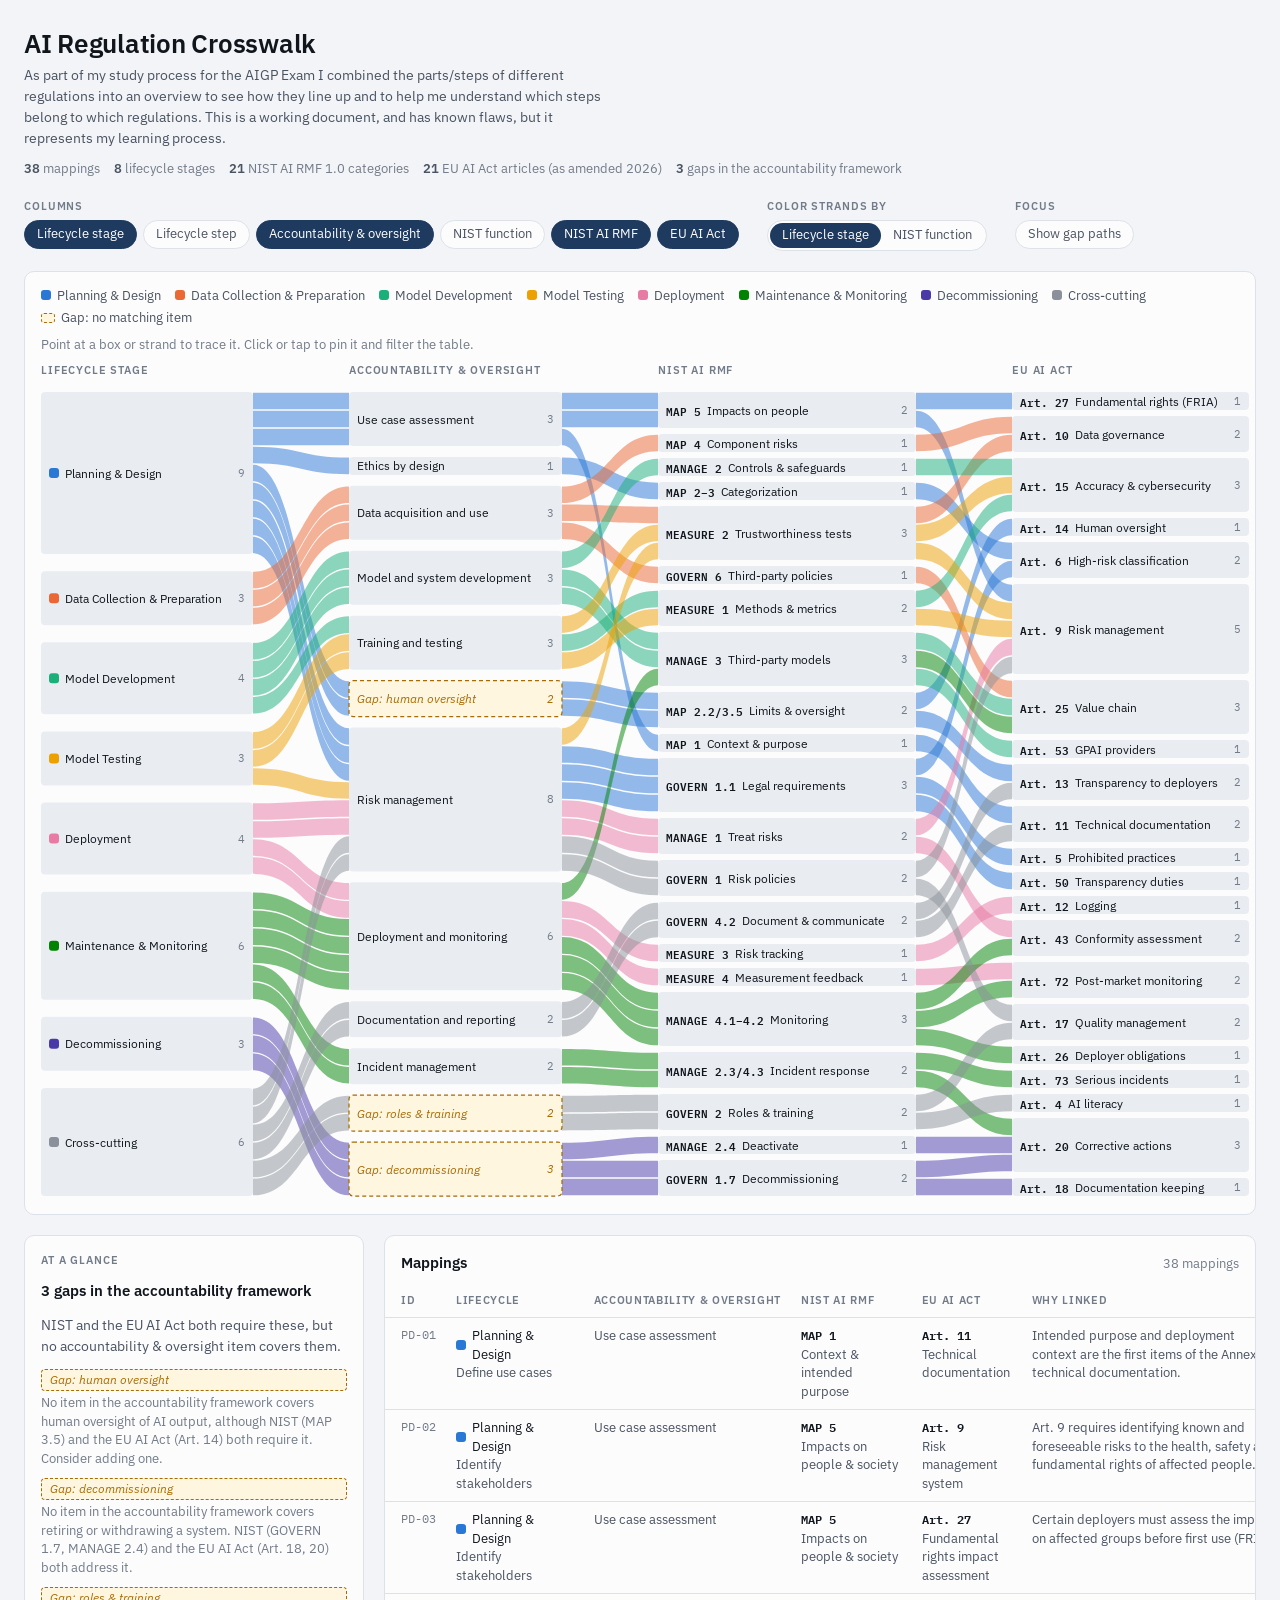
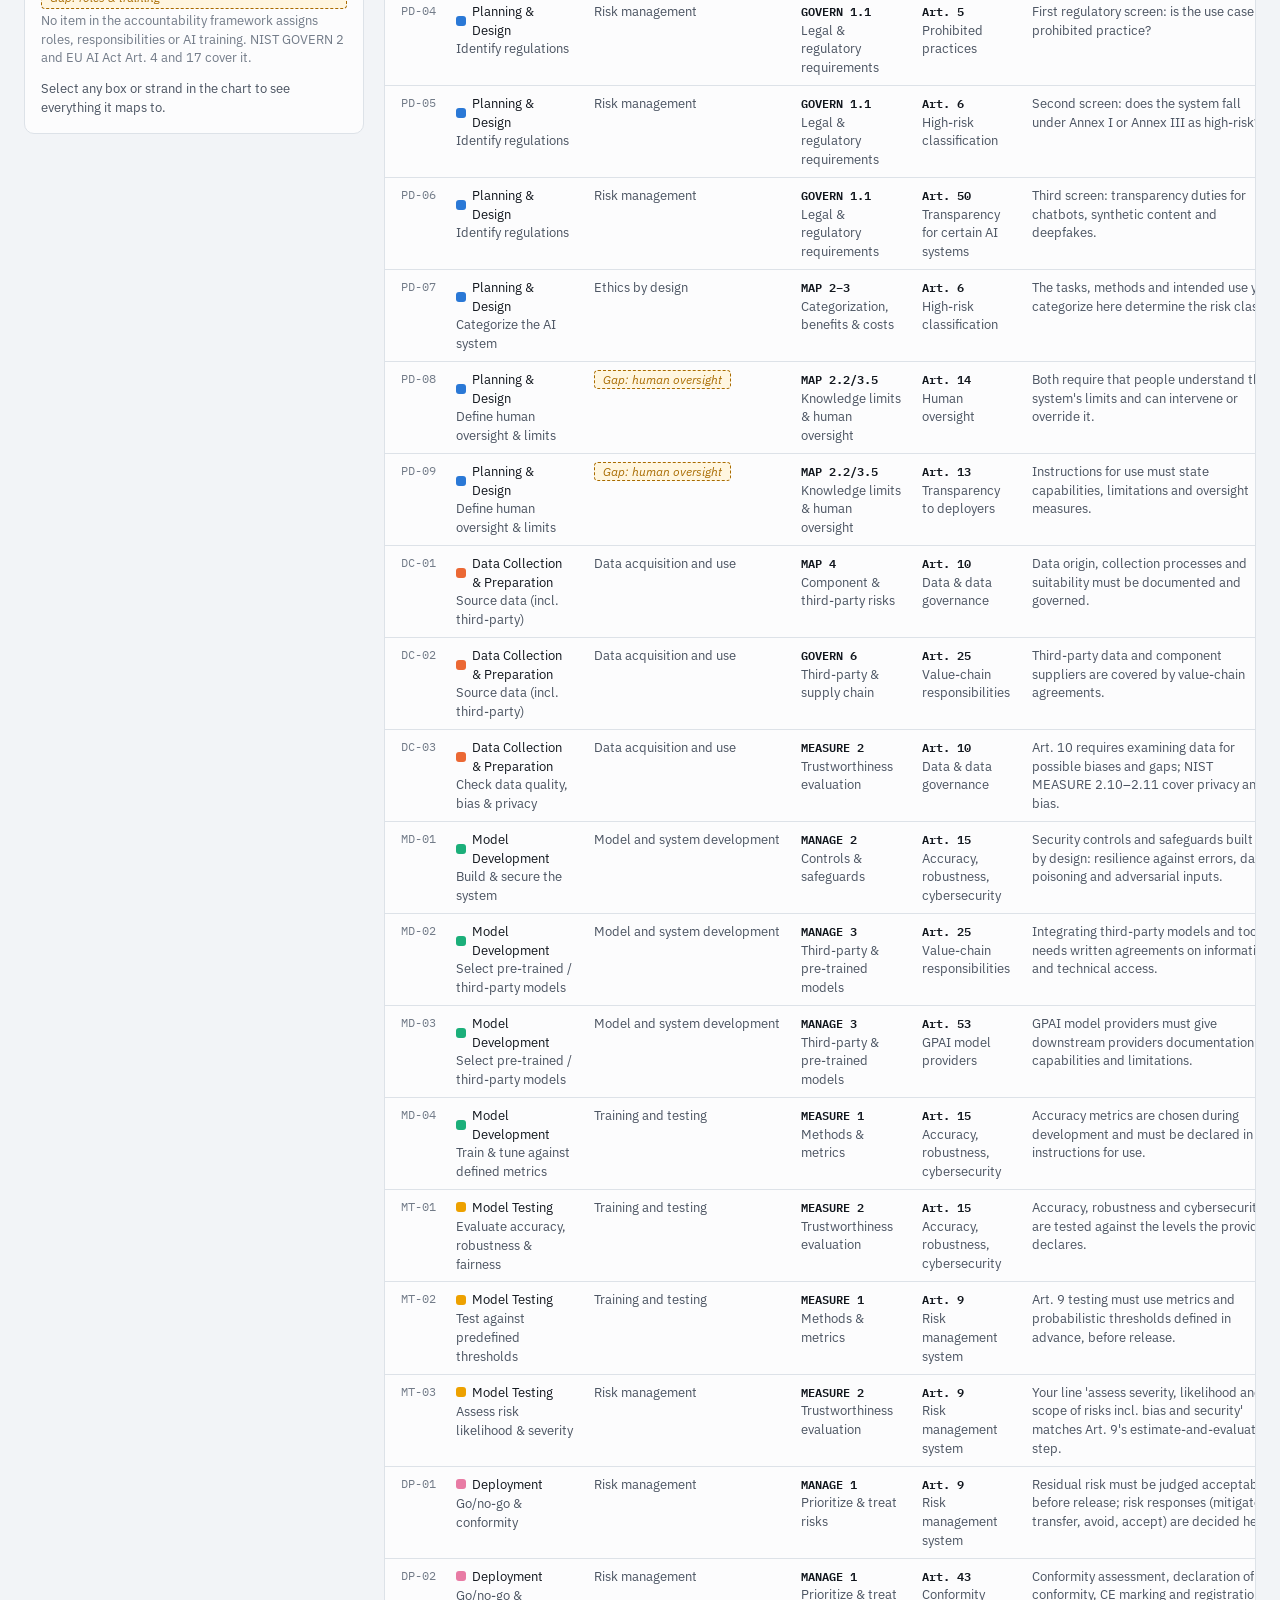
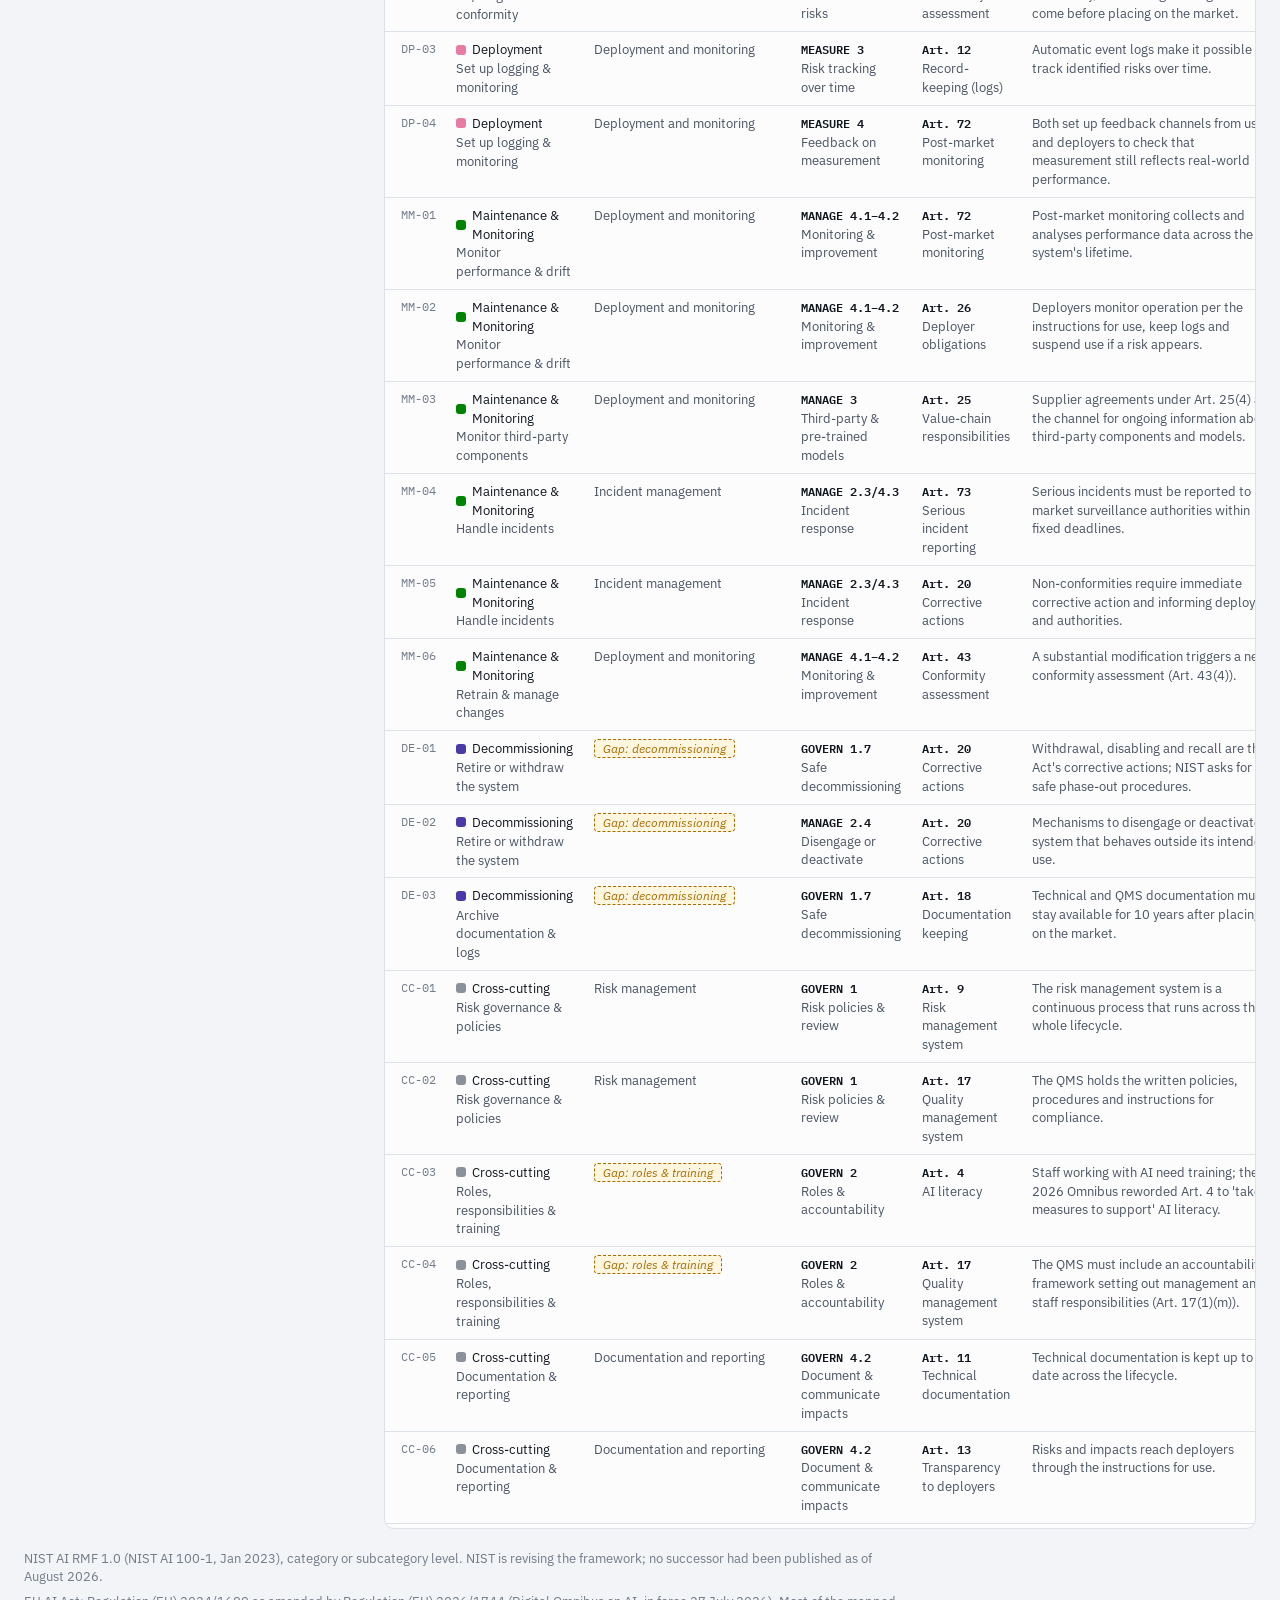
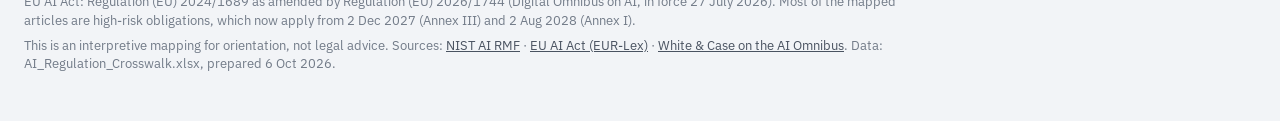
<file: static/ai-regulation-crosswalk.html>
<!doctype html>
<html lang="en">
<head>
<meta charset="utf-8">
<meta name="viewport" content="width=device-width, initial-scale=1, viewport-fit=cover">
<title>AI Regulation Crosswalk</title>
<link rel="preconnect" href="https://fonts.googleapis.com">
<link rel="preconnect" href="https://fonts.gstatic.com" crossorigin>
<link rel="stylesheet" href="https://fonts.googleapis.com/css2?family=IBM+Plex+Mono:wght@400;500;600&family=IBM+Plex+Sans:ital,wght@0,400;0,500;0,600;1,400&display=swap">
<style>
/* Layout: one working column — header, control row, full-width Sankey, then details + mapping table. */
:root {
  --bg: #f2f4f7;
  --surface: #fcfcfd;
  --surface-2: #e9edf2;
  --ink: #11161d;
  --ink-2: #4a5361;
  --muted: #727b88;
  --line: #dde2e8;
  --accent: #1f3a5f;
  --accent-ink: #ffffff;
  --focus: #2a78d6;
  --gap: #a86b00;
  --gap-bg: #fff6e0;
  --halo: rgba(252,252,253,0.92);

  --s1: #2a78d6; --s2: #eb6834; --s3: #1baf7a; --s4: #eda100;
  --s5: #e87ba4; --s6: #008300; --s7: #4a3aa7; --s0: #8b919a;

  --font-sans: "IBM Plex Sans", system-ui, -apple-system, "Segoe UI", sans-serif;
  --font-mono: "IBM Plex Mono", ui-monospace, "SFMono-Regular", Menlo, Consolas, monospace;
  --r: 6px;
  color-scheme: light;
}
@media (prefers-color-scheme: dark) {
  :root:not([data-theme="light"]) {
    --bg: #0e1116; --surface: #151a21; --surface-2: #212833; --ink: #eef1f5; --ink-2: #b4bcc8;
    --muted: #8a93a0; --line: #2a313b; --accent: #a9c4ea; --accent-ink: #0e1116; --focus: #6aa6f0;
    --gap: #e8a93a; --gap-bg: #2a2214; --halo: rgba(21,26,33,0.92);
    --s1: #3987e5; --s2: #d95926; --s3: #199e70; --s4: #c98500;
    --s5: #d55181; --s6: #008300; --s7: #9085e9; --s0: #8f959e;
    color-scheme: dark;
  }
}
:root[data-theme="dark"] {
  --bg: #0e1116; --surface: #151a21; --surface-2: #212833; --ink: #eef1f5; --ink-2: #b4bcc8;
  --muted: #8a93a0; --line: #2a313b; --accent: #a9c4ea; --accent-ink: #0e1116; --focus: #6aa6f0;
  --gap: #e8a93a; --gap-bg: #2a2214; --halo: rgba(21,26,33,0.92);
  --s1: #3987e5; --s2: #d95926; --s3: #199e70; --s4: #c98500;
  --s5: #d55181; --s6: #008300; --s7: #9085e9; --s0: #8f959e;
  color-scheme: dark;
}

* { box-sizing: border-box; }
[hidden] { display: none !important; }
html, body { margin: 0; }
body { background: var(--bg); color: var(--ink); font-family: var(--font-sans); font-size: 14px; line-height: 1.5; }
.page { max-width: 1480px; margin: 0 auto; padding-inline: 24px; padding-block: 28px 48px; display: grid; gap: 20px; }
.page > * { min-width: 0; }
@media (max-width: 640px) { .page { padding-inline: 16px; padding-block: 20px 40px; } }

header { display: grid; gap: 6px; }
h1 { font-size: 26px; line-height: 1.2; font-weight: 600; letter-spacing: -0.01em; margin: 0; text-wrap: balance; }
.lede { margin: 0; color: var(--ink-2); max-width: 75ch; }
.meta { display: flex; flex-wrap: wrap; gap: 6px 14px; color: var(--muted); font-size: 12.5px; margin-top: 4px; }
.meta b { color: var(--ink-2); font-weight: 600; font-variant-numeric: tabular-nums; }
.mono { font-family: var(--font-mono); }

.card { background: var(--surface); border: 1px solid var(--line); border-radius: 10px; }

/* Controls */
.controls { display: flex; flex-wrap: wrap; gap: 12px 28px; align-items: flex-start; }
.ctl { display: grid; gap: 6px; min-width: 0; }
.ctl-label { font-size: 11px; text-transform: uppercase; letter-spacing: 0.08em; color: var(--muted); font-weight: 600; }
.chips { display: flex; flex-wrap: wrap; gap: 6px; }
.chip, .seg button, .btn {
  font: inherit; font-size: 13px; color: var(--ink-2); background: var(--surface); border: 1px solid var(--line);
  border-radius: 999px; padding: 4px 12px; cursor: pointer; line-height: 1.4;
}
.chip[aria-pressed="true"], .btn[aria-pressed="true"] { background: var(--accent); color: var(--accent-ink); border-color: var(--accent); }
.chip:disabled { cursor: not-allowed; opacity: 0.85; }
.seg { display: inline-flex; border: 1px solid var(--line); border-radius: 999px; padding: 2px; background: var(--surface); }
.seg button { border: 0; padding: 3px 12px; background: transparent; }
.seg button[aria-pressed="true"] { background: var(--accent); color: var(--accent-ink); }
.btn:hover, .chip:hover { border-color: var(--muted); }
:focus-visible { outline: 2px solid var(--focus); outline-offset: 2px; }

/* Chart */
.chart-card { padding: 14px 0 6px; }
.chart-head { display: flex; flex-wrap: wrap; justify-content: space-between; gap: 8px 20px; padding-inline: 16px; align-items: center; }
.legend { display: flex; flex-wrap: wrap; gap: 4px 14px; font-size: 12.5px; color: var(--ink-2); }
.legend span { display: inline-flex; align-items: center; gap: 6px; }
.sw { width: 10px; height: 10px; border-radius: 3px; display: inline-block; flex: none; }
.sw-gap { width: 14px; height: 10px; border: 1.5px dashed var(--gap); border-radius: 3px; background: var(--gap-bg); }
.hint { font-size: 12.5px; color: var(--muted); }
.narrow { display: none; }
@media (max-width: 900px) { .narrow { display: inline; } }
.chart-scroll { overflow-x: auto; overflow-y: hidden; position: relative; padding-block: 8px 4px; }
svg.sankey { display: block; font-family: var(--font-sans); }
.col-title { font-size: 10.5px; letter-spacing: 0.08em; text-transform: uppercase; fill: var(--muted); font-weight: 600; }
.ribbon { transition: opacity 120ms ease; cursor: pointer; }
.node { cursor: pointer; }
.node rect.box { fill: var(--surface-2); stroke: transparent; stroke-width: 1; transition: opacity 120ms ease; }
.node.gap rect.box { fill: var(--gap-bg); stroke: var(--gap); stroke-dasharray: 4 3; stroke-width: 1.25; }
.node text { font-size: 11.5px; fill: var(--ink); dominant-baseline: central; pointer-events: none; }
.node text .nid { font-family: var(--font-mono); font-size: 10.5px; font-weight: 600; fill: var(--ink); }
.node text.count { font-family: var(--font-mono); font-size: 10.5px; fill: var(--muted); font-variant-numeric: tabular-nums; }
.node.gap text { font-style: italic; fill: var(--gap); }
.node.dim { opacity: 0.32; }
.node.sel rect.box { stroke: var(--ink); stroke-width: 1.5; stroke-dasharray: none; }
.node:focus { outline: none; }
.node:focus-visible rect.box { stroke: var(--focus); stroke-width: 2; stroke-dasharray: none; }
@media (prefers-reduced-motion: reduce) { .ribbon, .node rect.box { transition: none; } }

.tip {
  position: absolute; z-index: 5; pointer-events: none; max-width: 340px; background: var(--surface);
  border: 1px solid var(--line); border-radius: 8px; padding: 10px 12px; font-size: 12.5px; color: var(--ink-2);
  box-shadow: 0 6px 24px rgba(0,0,0,0.14); display: grid; gap: 4px;
}
.tip strong { color: var(--ink); font-weight: 600; font-size: 13px; }
.tip .path { color: var(--ink); }
.tip .k { color: var(--muted); }

/* Lower area */
.lower { display: grid; grid-template-columns: minmax(0, 340px) minmax(0, 1fr); gap: 20px; align-items: start; }
@media (max-width: 980px) { .lower { grid-template-columns: minmax(0, 1fr); } }
.panel { padding: 16px; display: grid; gap: 12px; min-width: 0; }
.panel h2, .table-card h2 { font-size: 15px; margin: 0; font-weight: 600; }
.panel p { margin: 0; color: var(--ink-2); }
.panel .eyebrow { font-size: 11px; text-transform: uppercase; letter-spacing: 0.08em; color: var(--muted); font-weight: 600; }
.xlist { display: grid; gap: 10px; }
.xgroup { display: grid; gap: 4px; }
.xgroup .tags { display: flex; flex-wrap: wrap; gap: 4px; }
.tag { font-size: 12px; padding: 1px 8px; border-radius: 4px; background: var(--surface-2); color: var(--ink); }
.tag.gap { background: var(--gap-bg); color: var(--gap); border: 1px dashed var(--gap); font-style: italic; }
.kv { display: grid; grid-template-columns: auto 1fr; gap: 2px 10px; font-size: 12.5px; }
.kv dt { color: var(--muted); }
.kv dd { margin: 0; color: var(--ink-2); }
.gaplist { display: grid; gap: 10px; margin: 0; padding: 0; list-style: none; }
.gaplist li { display: grid; gap: 2px; }
.gaplist button { justify-self: start; }

.table-card { padding: 16px 0 4px; min-width: 0; }
.table-head { display: flex; flex-wrap: wrap; gap: 8px 16px; align-items: baseline; justify-content: space-between; padding-inline: 16px; }
.table-scroll { overflow-x: auto; margin-top: 10px; }
table { border-collapse: collapse; width: 100%; min-width: 900px; font-size: 12.5px; }
th { text-align: left; font-weight: 600; color: var(--muted); font-size: 11px; text-transform: uppercase; letter-spacing: 0.06em; padding: 8px 10px; border-bottom: 1px solid var(--line); white-space: nowrap; }
td { padding: 8px 10px; border-bottom: 1px solid var(--line); vertical-align: top; color: var(--ink-2); }
td:first-child, th:first-child { padding-left: 16px; }
td.id { font-family: var(--font-mono); font-size: 11.5px; color: var(--muted); white-space: nowrap; font-variant-numeric: tabular-nums; }
td .code { font-family: var(--font-mono); font-size: 11.5px; font-weight: 600; color: var(--ink); white-space: nowrap; }
td .stage { display: inline-flex; align-items: center; gap: 6px; color: var(--ink); }
td.why { min-width: 260px; }
tr.is-gap td.acc .tag { white-space: nowrap; }
.empty { padding: 16px; color: var(--muted); }

footer { color: var(--muted); font-size: 12.5px; display: grid; gap: 6px; max-width: 110ch; }
footer a { color: var(--ink-2); }
</style>
</head>
<body>


<div class="page">
  <header>
    <h1>AI Regulation Crosswalk</h1>
    <p class="lede">As part of my study process for the AIGP Exam I combined the parts/steps of different regulations into an overview to see how they line up and to help me understand which steps belong to which regulations. This is a working document, and has known flaws, but it represents my learning process.</p>
    <div class="meta" id="meta"></div>
  </header>

  <section class="controls" aria-label="Chart settings">
    <div class="ctl">
      <span class="ctl-label" id="lbl-cols">Columns</span>
      <div class="chips" id="cols" role="group" aria-labelledby="lbl-cols"></div>
    </div>
    <div class="ctl">
      <span class="ctl-label" id="lbl-color">Color strands by</span>
      <div class="seg" id="colorby" role="group" aria-labelledby="lbl-color">
        <button type="button" id="cb-stage" data-mode="stage">Lifecycle stage</button>
        <button type="button" id="cb-fn" data-mode="fn">NIST function</button>
      </div>
    </div>
    <div class="ctl">
      <span class="ctl-label">Focus</span>
      <div class="chips">
        <button type="button" class="btn" id="btn-gaps">Show gap paths</button>
        <button type="button" class="btn" id="btn-clear" hidden>Clear selection</button>
      </div>
    </div>
  </section>

  <section class="card chart-card" aria-label="Sankey diagram">
    <div class="chart-head">
      <div class="legend" id="legend"></div>
      <div class="hint">Point at a box or strand to trace it. Click or tap to pin it and filter the table.<span class="narrow"> Scroll sideways to see every column.</span></div>
    </div>
    <div class="chart-scroll" id="chartWrap">
      <svg class="sankey" id="chart" role="group" aria-label="Sankey diagram of the crosswalk"></svg>
      <div class="tip" id="tip" hidden></div>
    </div>
  </section>

  <section class="lower">
    <aside class="card panel" id="panel" aria-live="polite"></aside>
    <section class="card table-card" aria-labelledby="tbl-title">
      <div class="table-head">
        <h2 id="tbl-title">Mappings</h2>
        <span class="hint" id="tbl-count"></span>
      </div>
      <div class="table-scroll">
        <table>
          <thead><tr><th>ID</th><th>Lifecycle</th><th>Accountability &amp; oversight</th><th>NIST AI RMF</th><th>EU AI Act</th><th>Why linked</th></tr></thead>
          <tbody id="tbody"></tbody>
        </table>
      </div>
    </section>
  </section>

  <footer>
    <div>NIST AI RMF 1.0 (NIST AI 100-1, Jan 2023), category or subcategory level. NIST is revising the framework; no successor had been published as of August 2026.</div>
    <div>EU AI Act: Regulation (EU) 2024/1689 as amended by Regulation (EU) 2026/1744 (Digital Omnibus on AI, in force 27 July 2026). Most of the mapped articles are high-risk obligations, which now apply from 2 Dec 2027 (Annex III) and 2 Aug 2028 (Annex I).</div>
    <div>This is an interpretive mapping for orientation, not legal advice. Sources: <a href="https://www.nist.gov/itl/ai-risk-management-framework" target="_blank" rel="noopener">NIST AI RMF</a> · <a href="https://eur-lex.europa.eu/eli/reg/2024/1689/oj" target="_blank" rel="noopener">EU AI Act (EUR-Lex)</a> · <a href="https://www.whitecase.com/insight-alert/eu-ai-omnibus-enters-force-amending-ai-act" target="_blank" rel="noopener">White &amp; Case on the AI Omnibus</a>. Data: AI_Regulation_Crosswalk.xlsx, prepared 6 Oct 2026.</div>
  </footer>
</div>

<script>
const DATA = {"stages": [{"name": "Planning & Design", "desc": "Define the use case, context, stakeholders, applicable rules and oversight model."}, {"name": "Data Collection & Preparation", "desc": "Source, label and prepare training, validation and test data, including third-party data."}, {"name": "Model Development", "desc": "Design, build, train and select the model and system, including pre-trained components."}, {"name": "Model Testing", "desc": "Verify and validate performance, robustness, fairness and residual risk before release."}, {"name": "Deployment", "desc": "Decide go/no-go, complete conformity steps and put the system into service."}, {"name": "Maintenance & Monitoring", "desc": "Operate, monitor, handle incidents and manage changes after release."}, {"name": "Decommissioning", "desc": "Retire, withdraw or replace the system and archive what must be kept."}, {"name": "Cross-cutting", "desc": "Governance that applies across every lifecycle stage."}], "accountability": [{"name": "Use case assessment", "gap": false, "desc": "From your accountability & oversight framework."}, {"name": "Risk management", "gap": false, "desc": "From your accountability & oversight framework."}, {"name": "Ethics by design", "gap": false, "desc": "From your accountability & oversight framework."}, {"name": "Data acquisition and use", "gap": false, "desc": "From your accountability & oversight framework."}, {"name": "Model and system development", "gap": false, "desc": "From your accountability & oversight framework."}, {"name": "Training and testing", "gap": false, "desc": "From your accountability & oversight framework."}, {"name": "Deployment and monitoring", "gap": false, "desc": "From your accountability & oversight framework."}, {"name": "Documentation and reporting", "gap": false, "desc": "From your accountability & oversight framework."}, {"name": "Incident management", "gap": false, "desc": "From your accountability & oversight framework."}, {"name": "Gap: human oversight", "gap": true, "desc": "No item in the accountability framework covers human oversight of AI output, although NIST (MAP 3.5) and the EU AI Act (Art. 14) both require it. Consider adding one."}, {"name": "Gap: decommissioning", "gap": true, "desc": "No item in the accountability framework covers retiring or withdrawing a system. NIST (GOVERN 1.7, MANAGE 2.4) and the EU AI Act (Art. 18, 20) both address it."}, {"name": "Gap: roles & training", "gap": true, "desc": "No item in the accountability framework assigns roles, responsibilities or AI training. NIST GOVERN 2 and EU AI Act Art. 4 and 17 cover it."}], "nist": [{"id": "GOVERN 1", "fn": "Govern", "short": "Risk policies & review", "chart": "Risk policies", "desc": "Policies, processes and procedures for mapping, measuring and managing AI risk are in place, transparent and implemented; risk tolerance is set and risk management is reviewed periodically (GOVERN 1.2–1.5)."}, {"id": "GOVERN 1.1", "fn": "Govern", "short": "Legal & regulatory requirements", "chart": "Legal requirements", "desc": "Legal and regulatory requirements involving AI are understood, managed and documented."}, {"id": "GOVERN 1.7", "fn": "Govern", "short": "Safe decommissioning", "chart": "Decommissioning", "desc": "Processes and procedures are in place for decommissioning and phasing out AI systems safely, without increasing risk or reducing the organization's trustworthiness."}, {"id": "GOVERN 2", "fn": "Govern", "short": "Roles & accountability", "chart": "Roles & training", "desc": "Roles, responsibilities and lines of communication for AI risk are documented and clear; personnel receive AI risk management training; executive leadership takes responsibility."}, {"id": "GOVERN 4.2", "fn": "Govern", "short": "Document & communicate impacts", "chart": "Document & communicate", "desc": "Teams document the risks and potential impacts of the AI they design, develop, deploy, evaluate and use, and communicate those impacts more broadly."}, {"id": "GOVERN 6", "fn": "Govern", "short": "Third-party & supply chain", "chart": "Third-party policies", "desc": "Policies and procedures address AI risks and benefits arising from third-party software, data and other supply-chain issues."}, {"id": "MAP 1", "fn": "Map", "short": "Context & intended purpose", "chart": "Context & purpose", "desc": "Document the AI system's intended purpose, beneficial uses, applicable norms and expectations, and the prospective settings in which it will be deployed."}, {"id": "MAP 2–3", "fn": "Map", "short": "Categorization, benefits & costs", "chart": "Categorization", "desc": "Categorize the AI system: define the specific tasks and methods it supports (e.g., generative models, recommenders) and understand its capabilities, targeted usage, goals, and expected benefits and costs."}, {"id": "MAP 2.2/3.5", "fn": "Map", "short": "Knowledge limits & human oversight", "chart": "Limits & oversight", "desc": "Document the AI system's knowledge limits and how humans may use and oversee its output; define human oversight processes."}, {"id": "MAP 4", "fn": "Map", "short": "Component & third-party risks", "chart": "Component risks", "desc": "Map risks and benefits for all AI system components, including third-party software and data sources, linking system limitations to risks and benefits."}, {"id": "MAP 5", "fn": "Map", "short": "Impacts on people & society", "chart": "Impacts on people", "desc": "Identify stakeholders and characterize the likelihood and magnitude of potential positive and negative impacts on individuals, groups, communities, organizations and society."}, {"id": "MEASURE 1", "fn": "Measure", "short": "Methods & metrics", "chart": "Methods & metrics", "desc": "Identify and apply appropriate methods and metrics for the identified risks, starting with the most significant; document risks that cannot be measured."}, {"id": "MEASURE 2", "fn": "Measure", "short": "Trustworthiness evaluation", "chart": "Trustworthiness tests", "desc": "Evaluate the AI system for trustworthy characteristics (validity, reliability, safety, security and resilience, explainability, privacy, fairness) and assess the severity, likelihood and scope of risks, including bias in data or models and security vulnerabilities."}, {"id": "MEASURE 3", "fn": "Measure", "short": "Risk tracking over time", "chart": "Risk tracking", "desc": "Implement mechanisms to continuously track identified AI risks, including emergent ones."}, {"id": "MEASURE 4", "fn": "Measure", "short": "Feedback on measurement", "chart": "Measurement feedback", "desc": "Gather and assess feedback, including from end users and domain experts, on whether measurement remains effective in the deployment context."}, {"id": "MANAGE 1", "fn": "Manage", "short": "Prioritize & treat risks", "chart": "Treat risks", "desc": "Decide whether the system meets its purpose and should proceed; prioritize risks and plan responses based on projected impact (mitigate, transfer, avoid or accept); document residual risk."}, {"id": "MANAGE 2", "fn": "Manage", "short": "Controls & safeguards", "chart": "Controls & safeguards", "desc": "Implement security controls, safeguards and other interventions that maximize benefits and minimize negative impacts."}, {"id": "MANAGE 2.3/4.3", "fn": "Manage", "short": "Incident response", "chart": "Incident response", "desc": "Respond to and recover from previously unknown risks; communicate incidents and errors to relevant AI actors, including affected communities; track, respond to and recover from them."}, {"id": "MANAGE 2.4", "fn": "Manage", "short": "Disengage or deactivate", "chart": "Deactivate", "desc": "Mechanisms are in place, with assigned responsibility, to supersede, disengage or deactivate AI systems whose performance or outcomes are inconsistent with intended use."}, {"id": "MANAGE 3", "fn": "Manage", "short": "Third-party & pre-trained models", "chart": "Third-party models", "desc": "Regularly monitor AI risks and benefits from third-party resources, including pre-trained models used in development."}, {"id": "MANAGE 4.1–4.2", "fn": "Manage", "short": "Monitoring & improvement", "chart": "Monitoring", "desc": "Implement post-deployment monitoring plans (user input, appeal and override, change management) and integrate measurable continual-improvement activities."}], "eu": [{"id": "Art. 4", "title": "AI literacy", "chart": "AI literacy", "desc": "Providers and deployers take measures to support a sufficient level of AI literacy among staff who operate or use AI systems.", "who": "Providers & deployers (all AI systems)", "when": "2 Feb 2025; wording changed from 'ensure' to 'take measures to support' by Reg. (EU) 2026/1744"}, {"id": "Art. 5", "title": "Prohibited practices", "chart": "Prohibited practices", "desc": "Bans certain AI practices outright, such as manipulative techniques, social scoring and untargeted facial-image scraping.", "who": "All operators", "when": "2 Feb 2025; two new prohibitions (non-consensual intimate imagery, CSAM) from 2 Dec 2026"}, {"id": "Art. 6", "title": "High-risk classification", "chart": "High-risk classification", "desc": "A system is high-risk if it is a safety component under Annex I legislation or falls under an Annex III use case; providers who conclude an Annex III system is not high-risk must document that and register it (Art. 6(3)).", "who": "Providers", "when": "With high-risk obligations: 2 Dec 2027 (Annex III) / 2 Aug 2028 (Annex I)"}, {"id": "Art. 9", "title": "Risk management system", "chart": "Risk management", "desc": "A continuous, iterative process across the whole lifecycle: identify, estimate and evaluate risks, adopt measures, and test against predefined metrics; residual risk must be acceptable.", "who": "Providers", "when": "With high-risk obligations: 2 Dec 2027 (Annex III) / 2 Aug 2028 (Annex I)"}, {"id": "Art. 10", "title": "Data & data governance", "chart": "Data governance", "desc": "Training, validation and test data must be relevant, representative and as error-free and complete as possible; data origin and preparation are documented and data is examined for possible biases.", "who": "Providers", "when": "With high-risk obligations: 2 Dec 2027 (Annex III) / 2 Aug 2028 (Annex I)"}, {"id": "Art. 11", "title": "Technical documentation", "chart": "Technical documentation", "desc": "Draw up Annex IV technical documentation (intended purpose, design, data, testing, risk management) before placing on the market and keep it up to date. Simplified for SMEs and small mid-caps.", "who": "Providers", "when": "With high-risk obligations: 2 Dec 2027 (Annex III) / 2 Aug 2028 (Annex I)"}, {"id": "Art. 12", "title": "Record-keeping (logs)", "chart": "Logging", "desc": "The system must technically allow automatic recording of events over its lifetime to support traceability and post-market monitoring.", "who": "Providers", "when": "With high-risk obligations: 2 Dec 2027 (Annex III) / 2 Aug 2028 (Annex I)"}, {"id": "Art. 13", "title": "Transparency to deployers", "chart": "Transparency to deployers", "desc": "Instructions for use state the intended purpose, capabilities and limitations, accuracy levels and human oversight measures.", "who": "Providers", "when": "With high-risk obligations: 2 Dec 2027 (Annex III) / 2 Aug 2028 (Annex I)"}, {"id": "Art. 14", "title": "Human oversight", "chart": "Human oversight", "desc": "Design the system so that natural persons can effectively oversee it: understand its limits, watch for automation bias, and override or stop it.", "who": "Providers (deployers apply it under Art. 26)", "when": "With high-risk obligations: 2 Dec 2027 (Annex III) / 2 Aug 2028 (Annex I)"}, {"id": "Art. 15", "title": "Accuracy, robustness, cybersecurity", "chart": "Accuracy & cybersecurity", "desc": "Achieve and declare appropriate accuracy, robustness and cybersecurity throughout the lifecycle, including resilience against data poisoning and adversarial inputs.", "who": "Providers", "when": "With high-risk obligations: 2 Dec 2027 (Annex III) / 2 Aug 2028 (Annex I)"}, {"id": "Art. 17", "title": "Quality management system", "chart": "Quality management", "desc": "A documented QMS covering compliance strategy, design and development, testing, data management, risk management, post-market monitoring, incident reporting and an accountability framework. Proportionate for SMEs.", "who": "Providers", "when": "With high-risk obligations: 2 Dec 2027 (Annex III) / 2 Aug 2028 (Annex I)"}, {"id": "Art. 18", "title": "Documentation keeping", "chart": "Documentation keeping", "desc": "Keep technical documentation, QMS documentation and the EU declaration of conformity available to authorities for 10 years after the system is placed on the market.", "who": "Providers", "when": "With high-risk obligations: 2 Dec 2027 (Annex III) / 2 Aug 2028 (Annex I)"}, {"id": "Art. 20", "title": "Corrective actions", "chart": "Corrective actions", "desc": "If a system does not conform, immediately bring it into conformity, withdraw, disable or recall it, and inform distributors, deployers and authorities.", "who": "Providers", "when": "With high-risk obligations: 2 Dec 2027 (Annex III) / 2 Aug 2028 (Annex I)"}, {"id": "Art. 25", "title": "Value-chain responsibilities", "chart": "Value chain", "desc": "Allocates provider duties along the AI value chain; requires written agreements with suppliers of tools, services, components and models that are integrated into a high-risk system.", "who": "Distributors, importers, deployers, third-party suppliers", "when": "With high-risk obligations: 2 Dec 2027 (Annex III) / 2 Aug 2028 (Annex I)"}, {"id": "Art. 26", "title": "Deployer obligations", "chart": "Deployer obligations", "desc": "Use the system according to the instructions, assign competent human oversight, monitor operation, keep logs, and suspend use and inform the provider if a risk appears.", "who": "Deployers", "when": "With high-risk obligations: 2 Dec 2027 (Annex III) / 2 Aug 2028 (Annex I)"}, {"id": "Art. 27", "title": "Fundamental rights impact assessment", "chart": "Fundamental rights (FRIA)", "desc": "Public bodies and certain private deployers (e.g., credit scoring, life and health insurance pricing) assess the impact on fundamental rights before first use.", "who": "Certain deployers", "when": "With high-risk obligations: 2 Dec 2027 (Annex III) / 2 Aug 2028 (Annex I)"}, {"id": "Art. 43", "title": "Conformity assessment", "chart": "Conformity assessment", "desc": "Complete the conformity assessment before placing on the market or putting into service, followed by the declaration of conformity (Art. 47), CE marking (Art. 48) and registration (Art. 49). A substantial modification triggers a new assessment.", "who": "Providers", "when": "With high-risk obligations: 2 Dec 2027 (Annex III) / 2 Aug 2028 (Annex I)"}, {"id": "Art. 50", "title": "Transparency for certain AI systems", "chart": "Transparency duties", "desc": "Tell people when they interact with an AI system, mark synthetic content in a machine-readable way, and disclose deepfakes.", "who": "Providers & deployers", "when": "2 Aug 2026; machine-readable marking grace period to 2 Dec 2026 for systems already on the market"}, {"id": "Art. 53", "title": "GPAI model providers", "chart": "GPAI providers", "desc": "Providers of general-purpose AI models give downstream providers documentation on capabilities and limitations, and publish a copyright policy and a training-data summary.", "who": "GPAI model providers", "when": "2 Aug 2025"}, {"id": "Art. 72", "title": "Post-market monitoring", "chart": "Post-market monitoring", "desc": "Set up a post-market monitoring system and plan that actively collects and analyses performance data throughout the system's lifetime.", "who": "Providers", "when": "With high-risk obligations: 2 Dec 2027 (Annex III) / 2 Aug 2028 (Annex I)"}, {"id": "Art. 73", "title": "Serious incident reporting", "chart": "Serious incidents", "desc": "Report serious incidents to market surveillance authorities, generally within 15 days and faster for deaths or widespread incidents.", "who": "Providers (deployers inform the provider)", "when": "With high-risk obligations: 2 Dec 2027 (Annex III) / 2 Aug 2028 (Annex I)"}], "rows": [{"id": "PD-01", "stage": "Planning & Design", "step": "Define use cases", "acc": "Use case assessment", "nist": "MAP 1", "eu": "Art. 11", "why": "Intended purpose and deployment context are the first items of the Annex IV technical documentation."}, {"id": "PD-02", "stage": "Planning & Design", "step": "Identify stakeholders", "acc": "Use case assessment", "nist": "MAP 5", "eu": "Art. 9", "why": "Art. 9 requires identifying known and foreseeable risks to the health, safety and fundamental rights of affected people."}, {"id": "PD-03", "stage": "Planning & Design", "step": "Identify stakeholders", "acc": "Use case assessment", "nist": "MAP 5", "eu": "Art. 27", "why": "Certain deployers must assess the impact on affected groups before first use (FRIA)."}, {"id": "PD-04", "stage": "Planning & Design", "step": "Identify regulations", "acc": "Risk management", "nist": "GOVERN 1.1", "eu": "Art. 5", "why": "First regulatory screen: is the use case a prohibited practice?"}, {"id": "PD-05", "stage": "Planning & Design", "step": "Identify regulations", "acc": "Risk management", "nist": "GOVERN 1.1", "eu": "Art. 6", "why": "Second screen: does the system fall under Annex I or Annex III as high-risk?"}, {"id": "PD-06", "stage": "Planning & Design", "step": "Identify regulations", "acc": "Risk management", "nist": "GOVERN 1.1", "eu": "Art. 50", "why": "Third screen: transparency duties for chatbots, synthetic content and deepfakes."}, {"id": "PD-07", "stage": "Planning & Design", "step": "Categorize the AI system", "acc": "Ethics by design", "nist": "MAP 2–3", "eu": "Art. 6", "why": "The tasks, methods and intended use you categorize here determine the risk class."}, {"id": "PD-08", "stage": "Planning & Design", "step": "Define human oversight & limits", "acc": "Gap: human oversight", "nist": "MAP 2.2/3.5", "eu": "Art. 14", "why": "Both require that people understand the system's limits and can intervene or override it."}, {"id": "PD-09", "stage": "Planning & Design", "step": "Define human oversight & limits", "acc": "Gap: human oversight", "nist": "MAP 2.2/3.5", "eu": "Art. 13", "why": "Instructions for use must state capabilities, limitations and oversight measures."}, {"id": "DC-01", "stage": "Data Collection & Preparation", "step": "Source data (incl. third-party)", "acc": "Data acquisition and use", "nist": "MAP 4", "eu": "Art. 10", "why": "Data origin, collection processes and suitability must be documented and governed."}, {"id": "DC-02", "stage": "Data Collection & Preparation", "step": "Source data (incl. third-party)", "acc": "Data acquisition and use", "nist": "GOVERN 6", "eu": "Art. 25", "why": "Third-party data and component suppliers are covered by value-chain agreements."}, {"id": "DC-03", "stage": "Data Collection & Preparation", "step": "Check data quality, bias & privacy", "acc": "Data acquisition and use", "nist": "MEASURE 2", "eu": "Art. 10", "why": "Art. 10 requires examining data for possible biases and gaps; NIST MEASURE 2.10–2.11 cover privacy and bias."}, {"id": "MD-01", "stage": "Model Development", "step": "Build & secure the system", "acc": "Model and system development", "nist": "MANAGE 2", "eu": "Art. 15", "why": "Security controls and safeguards built in by design: resilience against errors, data poisoning and adversarial inputs."}, {"id": "MD-02", "stage": "Model Development", "step": "Select pre-trained / third-party models", "acc": "Model and system development", "nist": "MANAGE 3", "eu": "Art. 25", "why": "Integrating third-party models and tools needs written agreements on information and technical access."}, {"id": "MD-03", "stage": "Model Development", "step": "Select pre-trained / third-party models", "acc": "Model and system development", "nist": "MANAGE 3", "eu": "Art. 53", "why": "GPAI model providers must give downstream providers documentation on capabilities and limitations."}, {"id": "MD-04", "stage": "Model Development", "step": "Train & tune against defined metrics", "acc": "Training and testing", "nist": "MEASURE 1", "eu": "Art. 15", "why": "Accuracy metrics are chosen during development and must be declared in the instructions for use."}, {"id": "MT-01", "stage": "Model Testing", "step": "Evaluate accuracy, robustness & fairness", "acc": "Training and testing", "nist": "MEASURE 2", "eu": "Art. 15", "why": "Accuracy, robustness and cybersecurity are tested against the levels the provider declares."}, {"id": "MT-02", "stage": "Model Testing", "step": "Test against predefined thresholds", "acc": "Training and testing", "nist": "MEASURE 1", "eu": "Art. 9", "why": "Art. 9 testing must use metrics and probabilistic thresholds defined in advance, before release."}, {"id": "MT-03", "stage": "Model Testing", "step": "Assess risk likelihood & severity", "acc": "Risk management", "nist": "MEASURE 2", "eu": "Art. 9", "why": "Your line 'assess severity, likelihood and scope of risks incl. bias and security' matches Art. 9's estimate-and-evaluate step."}, {"id": "DP-01", "stage": "Deployment", "step": "Go/no-go & conformity", "acc": "Risk management", "nist": "MANAGE 1", "eu": "Art. 9", "why": "Residual risk must be judged acceptable before release; risk responses (mitigate, transfer, avoid, accept) are decided here."}, {"id": "DP-02", "stage": "Deployment", "step": "Go/no-go & conformity", "acc": "Risk management", "nist": "MANAGE 1", "eu": "Art. 43", "why": "Conformity assessment, declaration of conformity, CE marking and registration come before placing on the market."}, {"id": "DP-03", "stage": "Deployment", "step": "Set up logging & monitoring", "acc": "Deployment and monitoring", "nist": "MEASURE 3", "eu": "Art. 12", "why": "Automatic event logs make it possible to track identified risks over time."}, {"id": "DP-04", "stage": "Deployment", "step": "Set up logging & monitoring", "acc": "Deployment and monitoring", "nist": "MEASURE 4", "eu": "Art. 72", "why": "Both set up feedback channels from users and deployers to check that measurement still reflects real-world performance."}, {"id": "MM-01", "stage": "Maintenance & Monitoring", "step": "Monitor performance & drift", "acc": "Deployment and monitoring", "nist": "MANAGE 4.1–4.2", "eu": "Art. 72", "why": "Post-market monitoring collects and analyses performance data across the system's lifetime."}, {"id": "MM-02", "stage": "Maintenance & Monitoring", "step": "Monitor performance & drift", "acc": "Deployment and monitoring", "nist": "MANAGE 4.1–4.2", "eu": "Art. 26", "why": "Deployers monitor operation per the instructions for use, keep logs and suspend use if a risk appears."}, {"id": "MM-03", "stage": "Maintenance & Monitoring", "step": "Monitor third-party components", "acc": "Deployment and monitoring", "nist": "MANAGE 3", "eu": "Art. 25", "why": "Supplier agreements under Art. 25(4) are the channel for ongoing information about third-party components and models."}, {"id": "MM-04", "stage": "Maintenance & Monitoring", "step": "Handle incidents", "acc": "Incident management", "nist": "MANAGE 2.3/4.3", "eu": "Art. 73", "why": "Serious incidents must be reported to market surveillance authorities within fixed deadlines."}, {"id": "MM-05", "stage": "Maintenance & Monitoring", "step": "Handle incidents", "acc": "Incident management", "nist": "MANAGE 2.3/4.3", "eu": "Art. 20", "why": "Non-conformities require immediate corrective action and informing deployers and authorities."}, {"id": "MM-06", "stage": "Maintenance & Monitoring", "step": "Retrain & manage changes", "acc": "Deployment and monitoring", "nist": "MANAGE 4.1–4.2", "eu": "Art. 43", "why": "A substantial modification triggers a new conformity assessment (Art. 43(4))."}, {"id": "DE-01", "stage": "Decommissioning", "step": "Retire or withdraw the system", "acc": "Gap: decommissioning", "nist": "GOVERN 1.7", "eu": "Art. 20", "why": "Withdrawal, disabling and recall are the Act's corrective actions; NIST asks for safe phase-out procedures."}, {"id": "DE-02", "stage": "Decommissioning", "step": "Retire or withdraw the system", "acc": "Gap: decommissioning", "nist": "MANAGE 2.4", "eu": "Art. 20", "why": "Mechanisms to disengage or deactivate a system that behaves outside its intended use."}, {"id": "DE-03", "stage": "Decommissioning", "step": "Archive documentation & logs", "acc": "Gap: decommissioning", "nist": "GOVERN 1.7", "eu": "Art. 18", "why": "Technical and QMS documentation must stay available for 10 years after placing on the market."}, {"id": "CC-01", "stage": "Cross-cutting", "step": "Risk governance & policies", "acc": "Risk management", "nist": "GOVERN 1", "eu": "Art. 9", "why": "The risk management system is a continuous process that runs across the whole lifecycle."}, {"id": "CC-02", "stage": "Cross-cutting", "step": "Risk governance & policies", "acc": "Risk management", "nist": "GOVERN 1", "eu": "Art. 17", "why": "The QMS holds the written policies, procedures and instructions for compliance."}, {"id": "CC-03", "stage": "Cross-cutting", "step": "Roles, responsibilities & training", "acc": "Gap: roles & training", "nist": "GOVERN 2", "eu": "Art. 4", "why": "Staff working with AI need training; the 2026 Omnibus reworded Art. 4 to 'take measures to support' AI literacy."}, {"id": "CC-04", "stage": "Cross-cutting", "step": "Roles, responsibilities & training", "acc": "Gap: roles & training", "nist": "GOVERN 2", "eu": "Art. 17", "why": "The QMS must include an accountability framework setting out management and staff responsibilities (Art. 17(1)(m))."}, {"id": "CC-05", "stage": "Cross-cutting", "step": "Documentation & reporting", "acc": "Documentation and reporting", "nist": "GOVERN 4.2", "eu": "Art. 11", "why": "Technical documentation is kept up to date across the lifecycle."}, {"id": "CC-06", "stage": "Cross-cutting", "step": "Documentation & reporting", "acc": "Documentation and reporting", "nist": "GOVERN 4.2", "eu": "Art. 13", "why": "Risks and impacts reach deployers through the instructions for use."}]};

(() => {
  const NS = "http://www.w3.org/2000/svg";
  const $ = (id) => document.getElementById(id);
  const esc = (s) => String(s).replace(/[&<>"]/g, (c) => ({ "&": "&amp;", "<": "&lt;", ">": "&gt;", '"': "&quot;" }[c]));

  // ---------- lookups ----------
  const stageIdx = new Map(DATA.stages.map((s, i) => [s.name, i]));
  const stageBy = new Map(DATA.stages.map((s) => [s.name, s]));
  const accBy = new Map(DATA.accountability.map((a) => [a.name, a]));
  const accIdx = new Map(DATA.accountability.map((a, i) => [a.name, i]));
  const nistBy = new Map(DATA.nist.map((n) => [n.id, n]));
  const nistIdx = new Map(DATA.nist.map((n, i) => [n.id, i]));
  const euBy = new Map(DATA.eu.map((e) => [e.id, e]));
  const euIdx = new Map(DATA.eu.map((e, i) => [e.id, i]));
  const FNS = ["Govern", "Map", "Measure", "Manage"];
  const FN_DESC = {
    Govern: "Cross-cutting culture, policies, roles and accountability for AI risk.",
    Map: "Establish context and identify risks and impacts.",
    Measure: "Analyse, assess, benchmark and monitor risks.",
    Manage: "Prioritize and act on risks; respond, recover, communicate.",
  };
  const rows = DATA.rows.map((r, i) => ({ ...r, i, fn: nistBy.get(r.nist).fn }));
  const rowBy = new Map(rows.map((r) => [r.id, r]));
  const stepOrder = new Map();
  rows.forEach((r) => { const k = r.stage + "|" + r.step; if (!stepOrder.has(k)) stepOrder.set(k, stepOrder.size); });

  const STAGE_COLOR = ["--s1", "--s2", "--s3", "--s4", "--s5", "--s6", "--s7", "--s0"];
  const FN_COLOR = { Govern: "--s1", Map: "--s2", Measure: "--s3", Manage: "--s4" };
  const colorVar = (r, mode) => mode === "fn" ? FN_COLOR[r.fn] : STAGE_COLOR[stageIdx.get(r.stage)];

  const LEVELS = [
    { key: "stage", name: "Lifecycle stage", fixed: true, get: (r) => r.stage, order: (v) => stageIdx.get(v),
      label: (v) => ({ text: v }), info: (v) => ({ title: v, desc: stageBy.get(v).desc }) },
    { key: "step", name: "Lifecycle step", fixed: true, get: (r) => r.stage + "|" + r.step, order: (v) => stepOrder.get(v),
      label: (v) => ({ text: v.split("|")[1] }), info: (v) => ({ title: v.split("|")[1], desc: "Step within " + v.split("|")[0] + "." }) },
    { key: "acc", name: "Accountability & oversight", get: (r) => r.acc, order: (v) => accIdx.get(v),
      gap: (v) => accBy.get(v).gap, label: (v) => ({ text: v }), info: (v) => ({ title: v, desc: accBy.get(v).desc, gap: accBy.get(v).gap }) },
    { key: "fn", name: "NIST function", get: (r) => r.fn, order: (v) => FNS.indexOf(v),
      label: (v) => ({ text: v.toUpperCase() }), info: (v) => ({ title: "NIST " + v.toUpperCase(), desc: FN_DESC[v] }) },
    { key: "nist", name: "NIST AI RMF", get: (r) => r.nist, order: (v) => nistIdx.get(v),
      label: (v) => ({ id: v, text: nistBy.get(v).chart }),
      info: (v) => { const n = nistBy.get(v); return { title: v + " · " + n.short, desc: n.desc, meta: [["Function", n.fn]] }; } },
    { key: "eu", name: "EU AI Act", get: (r) => r.eu, order: (v) => euIdx.get(v),
      label: (v) => ({ id: v, text: euBy.get(v).chart }),
      info: (v) => { const e = euBy.get(v); return { title: v + " · " + e.title, desc: e.desc, meta: [["Applies to", e.who], ["Applies from", e.when]] }; } },
  ];
  const levelBy = new Map(LEVELS.map((l) => [l.key, l]));

  // ---------- state ----------
  const DEFAULT_COLS = ["stage", "acc", "nist", "eu"];
  let state = { cols: DEFAULT_COLS.slice(), mode: "stage" };
  try {
    const saved = JSON.parse(localStorage.getItem("crosswalk-ui") || "null");
    if (saved && Array.isArray(saved.cols) && saved.cols.filter((c) => levelBy.has(c)).length >= 2) state.cols = saved.cols.filter((c) => levelBy.has(c));
    if (saved && (saved.mode === "fn" || saved.mode === "stage")) state.mode = saved.mode;
  } catch (e) {}
  const save = () => { try { localStorage.setItem("crosswalk-ui", JSON.stringify(state)); } catch (e) {} };
  let pinned = null;   // { kind: 'node'|'row'|'gaps', key, rows:Set }
  let hover = null;    // same shape

  // ---------- text measuring ----------
  const ctx = document.createElement("canvas").getContext("2d");
  const measure = (txt, font) => { ctx.font = font; return ctx.measureText(txt).width; };
  const F_TEXT = '400 11.5px "IBM Plex Sans", system-ui, sans-serif';
  const F_ID = '600 10.5px "IBM Plex Mono", ui-monospace, monospace';

  // ---------- layout ----------
  const U = 18, MINPAD = 6, MAXPAD = 44, TOP = 30, GAPMIN = 96, GAPMAX = 260;
  let graph = null;

  function build() {
    const levels = LEVELS.filter((l) => state.cols.includes(l.key));
    const cols = levels.map((lvl, k) => {
      const m = new Map();
      rows.forEach((r) => {
        const v = lvl.get(r);
        if (!m.has(v)) m.set(v, { key: lvl.key + ":" + v, v, lvl, k, rows: [], gap: !!(lvl.gap && lvl.gap(v)) });
        m.get(v).rows.push(r);
      });
      return [...m.values()].sort((a, b) => lvl.order(a.v) - lvl.order(b.v));
    });
    // node lookup per row per column
    const at = rows.map((r) => cols.map((col) => col.find((n) => n.rows.includes(r))));

    // barycentric ordering of free columns
    const centers = (col) => { const c = new Map(); let acc = 0; col.forEach((n) => { c.set(n, acc + n.rows.length / 2); acc += n.rows.length; }); return c; };
    const crossings = () => {
      let x = 0;
      for (let k = 0; k < cols.length - 1; k++) {
        const ca = centers(cols[k]), cb = centers(cols[k + 1]);
        const seg = rows.map((r) => [ca.get(at[r.i][k]), cb.get(at[r.i][k + 1])]);
        for (let i = 0; i < seg.length; i++) for (let j = i + 1; j < seg.length; j++)
          if ((seg[i][0] - seg[j][0]) * (seg[i][1] - seg[j][1]) < 0) x++;
      }
      return x;
    };
    const sortBy = (k, ref) => {
      const lvl = cols[k][0].lvl;
      if (lvl.fixed) return;
      const c = centers(cols[ref]);
      const bary = new Map(cols[k].map((n) => [n, n.rows.reduce((s, r) => s + c.get(at[r.i][ref]), 0) / n.rows.length]));
      cols[k].sort((a, b) => (bary.get(a) - bary.get(b)) || (lvl.order(a.v) - lvl.order(b.v)));
    };
    let best = cols.map((c) => c.slice()), bestX = crossings();
    for (let it = 0; it < 12; it++) {
      for (let k = 1; k < cols.length; k++) sortBy(k, k - 1);
      for (let k = cols.length - 2; k >= 0; k--) if (k > 0 || !cols[0][0].lvl.fixed) sortBy(k, k + 1);
      const x = crossings();
      if (x < bestX) { bestX = x; best = cols.map((c) => c.slice()); }
    }
    best.forEach((c, k) => { cols[k] = c; });
    // local refinement: keep any adjacent swap that removes crossings
    for (let pass = 0, improved = true; improved && pass < 40; pass++) {
      improved = false;
      cols.forEach((col) => {
        if (col[0].lvl.fixed) return;
        for (let i = 0; i < col.length - 1; i++) {
          [col[i], col[i + 1]] = [col[i + 1], col[i]];
          const x = crossings();
          if (x < bestX) { bestX = x; improved = true; } else [col[i], col[i + 1]] = [col[i + 1], col[i]];
        }
      });
    }

    // widths per column from labels
    const colorLevel = state.mode === "fn" ? ["fn", "nist"] : ["stage"];
    cols.forEach((col) => col.forEach((n) => {
      const lab = n.lvl.label(n.v);
      n.label = lab;
      n.swatch = colorLevel.includes(n.lvl.key);
      const wId = lab.id ? measure(lab.id, F_ID) + 6 : 0;
      n.wLabel = wId + measure(lab.text, F_TEXT) + (n.gap ? 8 : 4);
      n.wCount = measure(String(n.rows.length), F_ID);
    }));
    const colW = cols.map((col) => Math.ceil(Math.max(...col.map((n) => 8 + (n.swatch ? 16 : 0) + n.wLabel + 12 + n.wCount + 8))));

    const H = Math.max(...cols.map((col) => rows.length * U + (col.length - 1) * MINPAD));
    const sumW = colW.reduce((a, b) => a + b, 0);
    const avail = $("chartWrap").clientWidth - 32;
    let gapW = cols.length > 1 ? (avail - sumW) / (cols.length - 1) : 0;
    gapW = Math.max(GAPMIN, Math.min(GAPMAX, gapW));
    const W = sumW + gapW * (cols.length - 1);
    const offsetX = Math.max(16, (avail + 32 - W) / 2);

    let x = offsetX;
    cols.forEach((col, k) => {
      const total = rows.length * U;
      const pad = col.length > 1 ? Math.min(MAXPAD, (H - total) / (col.length - 1)) : 0;
      const used = total + pad * (col.length - 1);
      let y = TOP + (H - used) / 2;
      col.forEach((n) => {
        n.x0 = x; n.x1 = x + colW[k]; n.y0 = y; n.y1 = y + n.rows.length * U; y = n.y1 + pad;
      });
      x += colW[k] + gapW;
    });

    // slot assignment: incoming then outgoing, left to right
    const outSlot = new Map(), inSlot = new Map(); // key `${row}|${k}` -> y
    const mid = (n) => (n.y0 + n.y1) / 2;
    cols.forEach((col, k) => col.forEach((n) => {
      if (k > 0) {
        const inc = n.rows.slice().sort((a, b) => (mid(at[a.i][k - 1]) - mid(at[b.i][k - 1])) || (outSlot.get(a.i + "|" + (k - 1)) - outSlot.get(b.i + "|" + (k - 1))));
        inc.forEach((r, j) => inSlot.set(r.i + "|" + k, n.y0 + j * U));
      }
      if (k < cols.length - 1) {
        const out = n.rows.slice().sort((a, b) => (mid(at[a.i][k + 1]) - mid(at[b.i][k + 1])) ||
          ((k > 0 ? inSlot.get(a.i + "|" + k) - inSlot.get(b.i + "|" + k) : a.i - b.i)));
        out.forEach((r, j) => outSlot.set(r.i + "|" + k, n.y0 + j * U));
      }
    }));
    const ribbons = [];
    for (let k = 0; k < cols.length - 1; k++) rows.forEach((r) => {
      const s = at[r.i][k], t = at[r.i][k + 1];
      ribbons.push({ r, k, x0: s.x1, x1: t.x0, y0: outSlot.get(r.i + "|" + k), y1: inSlot.get(r.i + "|" + (k + 1)) });
    });
    graph = { cols, ribbons, W: W + offsetX * 2, H: H + TOP + 8, at };
  }

  // ---------- render ----------
  const svg = $("chart");
  let ribbonEls = [], nodeEls = [];

  function el(tag, attrs, parent) {
    const e = document.createElementNS(NS, tag);
    for (const k in attrs) e.setAttribute(k, attrs[k]);
    if (parent) parent.appendChild(e);
    return e;
  }
  const ribbonPath = (d) => {
    const e = 0.7, xm = (d.x0 + d.x1) / 2;
    const a = d.y0 + e, b = d.y1 + e, c = d.y1 + U - e, f = d.y0 + U - e;
    return `M${d.x0},${a}C${xm},${a} ${xm},${b} ${d.x1},${b}L${d.x1},${c}C${xm},${c} ${xm},${f} ${d.x0},${f}Z`;
  };

  function render() {
    build();
    const { cols, ribbons, W, H } = graph;
    svg.innerHTML = "";
    svg.setAttribute("width", Math.ceil(W));
    svg.setAttribute("height", Math.ceil(H));
    svg.setAttribute("viewBox", `0 0 ${Math.ceil(W)} ${Math.ceil(H)}`);

    cols.forEach((col) => {
      const t = el("text", { x: col[0].x0, y: 12, class: "col-title" }, svg);
      t.textContent = col[0].lvl.name;
    });

    const gR = el("g", { class: "ribbons" }, svg);
    ribbonEls = ribbons.map((d) => {
      const p = el("path", { d: ribbonPath(d), class: "ribbon", fill: `var(${colorVar(d.r, state.mode)})` }, gR);
      p.__d = d;
      p.addEventListener("pointerenter", (ev) => { hover = { kind: "row", key: d.r.id, rows: new Set([d.r.id]) }; apply(); showTip(ev, rowTip(d.r)); });
      p.addEventListener("pointermove", (ev) => moveTip(ev));
      p.addEventListener("pointerleave", () => { hover = null; apply(); hideTip(); });
      p.addEventListener("click", (ev) => { ev.stopPropagation(); togglePin({ kind: "row", key: d.r.id, rows: new Set([d.r.id]) }); });
      return p;
    });

    const gN = el("g", { class: "nodes" }, svg);
    nodeEls = [];
    cols.forEach((col) => col.forEach((n) => {
      const info = n.lvl.info(n.v);
      const g = el("g", { class: "node" + (n.gap ? " gap" : ""), tabindex: "0", role: "button",
        "aria-label": `${n.lvl.name}: ${info.title}, ${n.rows.length} mapping${n.rows.length > 1 ? "s" : ""}` }, gN);
      el("rect", { class: "box", x: n.x0, y: n.y0, width: n.x1 - n.x0, height: n.y1 - n.y0, rx: 4 }, g);
      const cy = (n.y0 + n.y1) / 2;
      let tx = n.x0 + 8;
      if (n.swatch) {
        const sample = n.rows[0];
        el("rect", { x: tx, y: cy - 5, width: 10, height: 10, rx: 3, fill: `var(${colorVar(sample, state.mode)})` }, g);
        tx += 16;
      }
      const t = el("text", { x: tx, y: cy }, g);
      if (n.label.id) {
        const a = el("tspan", { class: "nid" }, t); a.textContent = n.label.id;
        const b = el("tspan", { dx: 6 }, t); b.textContent = n.label.text;
      } else t.textContent = n.label.text;
      const c = el("text", { x: n.x1 - 8, y: cy, class: "count", "text-anchor": "end" }, g);
      c.textContent = n.rows.length;
      const sel = () => ({ kind: "node", key: n.key, rows: new Set(n.rows.map((r) => r.id)), node: n });
      g.addEventListener("pointerenter", (ev) => { hover = sel(); apply(); showTip(ev, nodeTip(n)); });
      g.addEventListener("pointermove", (ev) => moveTip(ev));
      g.addEventListener("pointerleave", () => { hover = null; apply(); hideTip(); });
      g.addEventListener("focus", () => { hover = sel(); apply(); showTipAt(n, nodeTip(n)); });
      g.addEventListener("blur", () => { hover = null; apply(); hideTip(); });
      g.addEventListener("click", (ev) => { ev.stopPropagation(); togglePin(sel()); });
      g.addEventListener("keydown", (ev) => { if (ev.key === "Enter" || ev.key === " ") { ev.preventDefault(); togglePin(sel()); } });
      g.__n = n;
      nodeEls.push(g);
    }));
    renderLegend();
    apply();
  }

  function apply() {
    const act = hover || pinned;
    const set = act ? act.rows : null;
    ribbonEls.forEach((p) => {
      const on = !set || set.has(p.__d.r.id);
      p.style.opacity = set ? (on ? 0.82 : 0.07) : 0.5;
    });
    nodeEls.forEach((g) => {
      const n = g.__n;
      const on = !set || n.rows.some((r) => set.has(r.id));
      g.classList.toggle("dim", !on);
      g.classList.toggle("sel", !!(pinned && pinned.kind === "node" && pinned.key === n.key));
    });
  }

  function togglePin(sel) {
    pinned = pinned && pinned.kind === sel.kind && pinned.key === sel.key ? null : sel;
    hover = null;
    hideTip();
    apply();
    renderPanel();
    renderTable();
  }

  // ---------- tooltip ----------
  const tip = $("tip"), wrap = $("chartWrap");
  function nodeTip(n) {
    const info = n.lvl.info(n.v);
    let h = `<strong>${esc(info.title)}</strong><div>${esc(info.desc)}</div>`;
    (info.meta || []).forEach(([k, v]) => { h += `<div><span class="k">${esc(k)}:</span> ${esc(v)}</div>`; });
    h += `<div class="k">${n.rows.length} mapping${n.rows.length > 1 ? "s" : ""}</div>`;
    return h;
  }
  function rowTip(r) {
    const n = nistBy.get(r.nist), e = euBy.get(r.eu);
    return `<strong><span class="mono">${esc(r.id)}</span> · ${esc(r.step)}</strong>
      <div class="path">${esc(r.stage)} → ${esc(r.acc)} → ${esc(r.nist)} ${esc(n.short)} → ${esc(r.eu)} ${esc(e.title)}</div>
      <div>${esc(r.why)}</div>`;
  }
  function place(x, y) {
    const pad = 12, tw = tip.offsetWidth, th = tip.offsetHeight;
    const maxX = wrap.scrollLeft + wrap.clientWidth - tw - 8;
    let left = x + pad; if (left > maxX) left = x - tw - pad;
    let top = y + pad; if (top + th > wrap.scrollHeight - 4) top = y - th - pad;
    tip.style.left = Math.max(wrap.scrollLeft + 4, left) + "px";
    tip.style.top = Math.max(4, top) + "px";
  }
  function showTip(ev, html) { tip.innerHTML = html; tip.hidden = false; moveTip(ev); }
  function moveTip(ev) {
    const b = wrap.getBoundingClientRect();
    place(ev.clientX - b.left + wrap.scrollLeft, ev.clientY - b.top);
  }
  function showTipAt(n, html) { tip.innerHTML = html; tip.hidden = false; place(n.x1, n.y0); }
  function hideTip() { tip.hidden = true; }

  // ---------- legend ----------
  function renderLegend() {
    const lg = $("legend");
    const items = state.mode === "fn"
      ? FNS.map((f) => [FN_COLOR[f], "NIST " + f])
      : DATA.stages.map((s, i) => [STAGE_COLOR[i], s.name]);
    lg.innerHTML = items.map(([v, t]) => `<span><i class="sw" style="background:var(${v})"></i>${esc(t)}</span>`).join("") +
      `<span><i class="sw sw-gap"></i>Gap: no matching item</span>`;
  }

  // ---------- panel ----------
  const LEVEL_TAG = {
    stage: (r) => r.stage, step: (r) => r.step, acc: (r) => r.acc, fn: (r) => "NIST " + r.fn,
    nist: (r) => r.nist + " · " + nistBy.get(r.nist).short, eu: (r) => r.eu + " · " + euBy.get(r.eu).title,
  };
  function renderPanel() {
    const p = $("panel");
    $("btn-clear").hidden = !pinned;
    $("btn-gaps").setAttribute("aria-pressed", pinned && pinned.kind === "gaps" ? "true" : "false");
    if (!pinned) {
      const gaps = DATA.accountability.filter((a) => a.gap);
      p.innerHTML = `<span class="eyebrow">At a glance</span>
        <h2>${gaps.length} gaps in the accountability framework</h2>
        <p>NIST and the EU AI Act both require these, but no accountability &amp; oversight item covers them.</p>
        <ul class="gaplist">${gaps.map((g) => `<li><span class="tag gap">${esc(g.name)}</span><span class="hint">${esc(g.desc)}</span></li>`).join("")}</ul>
        <p class="hint">Select any box or strand in the chart to see everything it maps to.</p>`;
      return;
    }
    const sel = [...pinned.rows].map((id) => rowBy.get(id));
    let head = "", desc = "", meta = [];
    if (pinned.kind === "node") {
      const info = pinned.node.lvl.info(pinned.node.v);
      head = `<span class="eyebrow">${esc(pinned.node.lvl.name)}</span><h2>${esc(info.title)}</h2>`;
      desc = info.desc; meta = info.meta || [];
    } else if (pinned.kind === "row") {
      const r = sel[0];
      head = `<span class="eyebrow">Mapping <span class="mono">${esc(r.id)}</span></span><h2>${esc(r.step)}</h2>`;
      desc = r.why;
    } else {
      head = `<span class="eyebrow">Focus</span><h2>Paths through a gap</h2>`;
      desc = "Every mapping whose accountability item is missing from your framework.";
    }
    const groups = LEVELS.filter((l) => !(pinned.kind === "node" && l.key === pinned.node.lvl.key)).map((l) => {
      const vals = [...new Set(sel.map(LEVEL_TAG[l.key]))];
      const tags = vals.map((v) => `<span class="tag${l.key === "acc" && accBy.get(v) && accBy.get(v).gap ? " gap" : ""}">${esc(v)}</span>`).join("");
      return `<div class="xgroup"><span class="eyebrow">${esc(l.name)}</span><div class="tags">${tags}</div></div>`;
    }).join("");
    p.innerHTML = `${head}<p>${esc(desc)}</p>
      ${meta.length ? `<dl class="kv">${meta.map(([k, v]) => `<dt>${esc(k)}</dt><dd>${esc(v)}</dd>`).join("")}</dl>` : ""}
      <div class="xlist">${groups}</div>`;
  }

  // ---------- table ----------
  function renderTable() {
    const list = pinned ? rows.filter((r) => pinned.rows.has(r.id)) : rows;
    $("tbl-count").textContent = pinned ? `Showing ${list.length} of ${rows.length}` : `${rows.length} mappings`;
    $("tbody").innerHTML = list.map((r) => {
      const a = accBy.get(r.acc), n = nistBy.get(r.nist), e = euBy.get(r.eu);
      return `<tr class="${a.gap ? "is-gap" : ""}">
        <td class="id">${esc(r.id)}</td>
        <td><span class="stage"><i class="sw" style="background:var(${STAGE_COLOR[stageIdx.get(r.stage)]})"></i>${esc(r.stage)}</span><br>${esc(r.step)}</td>
        <td class="acc">${a.gap ? `<span class="tag gap">${esc(r.acc)}</span>` : esc(r.acc)}</td>
        <td><span class="code">${esc(r.nist)}</span><br>${esc(n.short)}</td>
        <td><span class="code">${esc(r.eu)}</span><br>${esc(e.title)}</td>
        <td class="why">${esc(r.why)}</td></tr>`;
    }).join("");
  }

  // ---------- controls ----------
  function renderControls() {
    const box = $("cols");
    box.innerHTML = "";
    LEVELS.forEach((l) => {
      const b = document.createElement("button");
      b.type = "button"; b.className = "chip"; b.id = "col-" + l.key; b.textContent = l.name;
      const on = state.cols.includes(l.key);
      b.setAttribute("aria-pressed", on ? "true" : "false");
      b.disabled = on && state.cols.length <= 2;
      if (b.disabled) b.title = "Keep at least two columns";
      b.addEventListener("click", () => {
        state.cols = on ? state.cols.filter((c) => c !== l.key) : LEVELS.map((x) => x.key).filter((k) => k === l.key || state.cols.includes(k));
        save(); renderControls(); render();
      });
      box.appendChild(b);
    });
    document.querySelectorAll("#colorby button").forEach((b) => b.setAttribute("aria-pressed", b.dataset.mode === state.mode ? "true" : "false"));
  }
  document.querySelectorAll("#colorby button").forEach((b) => b.addEventListener("click", () => {
    state.mode = b.dataset.mode; save(); renderControls(); render();
  }));
  $("btn-gaps").addEventListener("click", () => {
    const set = new Set(rows.filter((r) => accBy.get(r.acc).gap).map((r) => r.id));
    togglePin({ kind: "gaps", key: "gaps", rows: set });
  });
  $("btn-clear").addEventListener("click", () => { if (pinned) togglePin(pinned); });
  svg.addEventListener("click", () => { if (pinned) togglePin(pinned); });
  document.addEventListener("keydown", (e) => { if (e.key === "Escape" && pinned) togglePin(pinned); });

  // ---------- meta ----------
  const gapsN = DATA.accountability.filter((a) => a.gap).length;
  $("meta").innerHTML = [
    `<span><b>${rows.length}</b> mappings</span>`,
    `<span><b>${DATA.stages.length}</b> lifecycle stages</span>`,
    `<span><b>${DATA.nist.length}</b> NIST AI RMF 1.0 categories</span>`,
    `<span><b>${DATA.eu.length}</b> EU AI Act articles (as amended 2026)</span>`,
    `<span><b>${gapsN}</b> gaps in the accountability framework</span>`,
  ].join("");

  // ---------- boot ----------
  let lastW = 0;
  const ro = new ResizeObserver(() => {
    const w = wrap.clientWidth;
    if (Math.abs(w - lastW) > 2) { lastW = w; render(); }
  });
  function start() {
    renderControls();
    lastW = wrap.clientWidth;
    render();
    renderPanel();
    renderTable();
    ro.observe(wrap);
  }
  start();
  if (document.fonts && document.fonts.ready) document.fonts.ready.then(() => render());
})();
</script>

</body>
</html>
</file>
